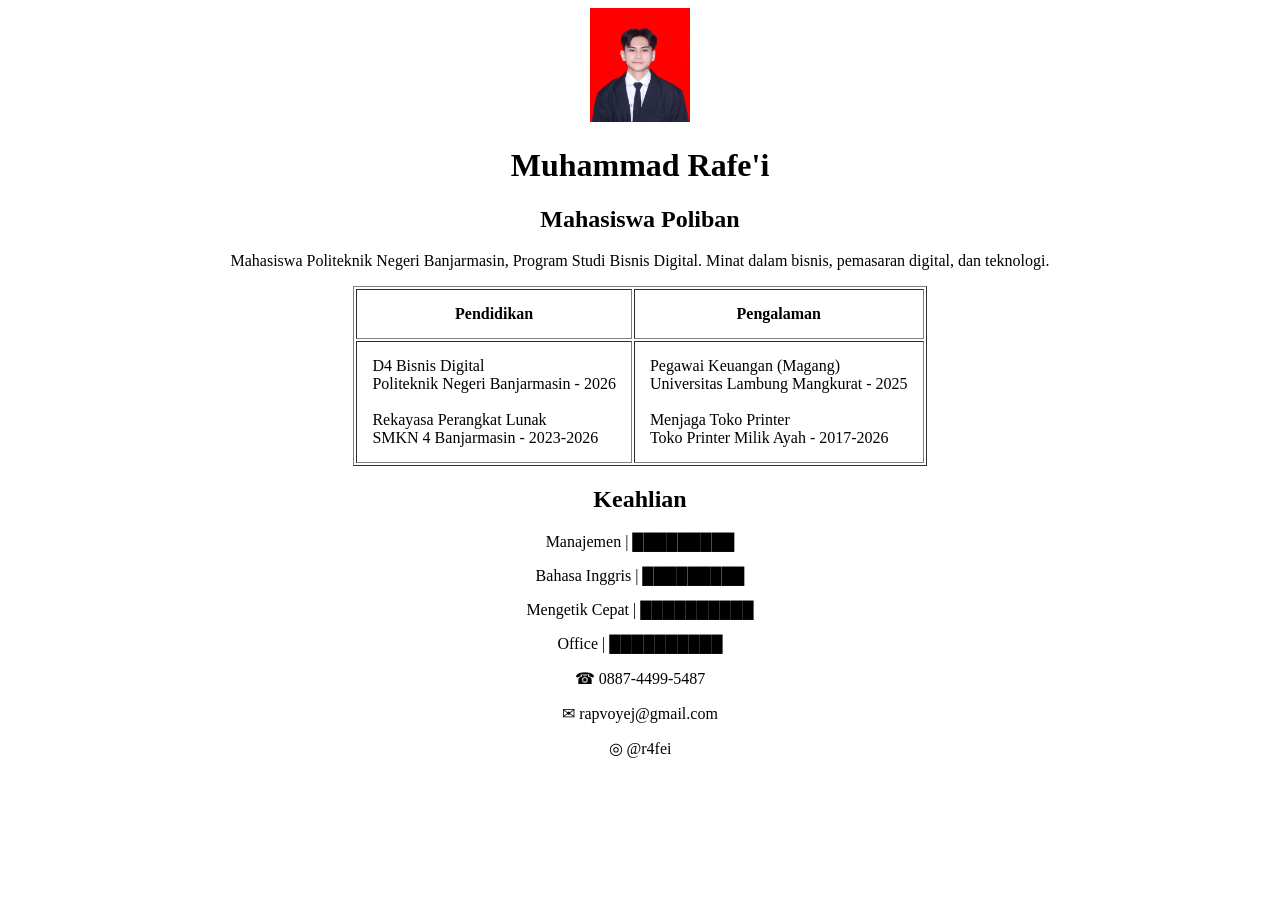
<file: index.html>
<!DOCTYPE html>
<html>

<body bgcolor="white" text="black">

  <center>
    <img src="foto.jpeg" width="100"><br>
    <h1>Muhammad Rafe'i</h1>

    <h2>Mahasiswa Poliban</h2>
    <p>
      Mahasiswa Politeknik Negeri Banjarmasin, Program Studi Bisnis Digital.
      Minat dalam bisnis, pemasaran digital, dan teknologi.
    </p>

    <table border="1" cellpadding="15">
      <tr>
        <th>Pendidikan</th>
        <th>Pengalaman</th>
      </tr>

      <tr>

        <td>
          D4 Bisnis Digital<br>
          Politeknik Negeri Banjarmasin - 2026<br><br>
          Rekayasa Perangkat Lunak<br>
          SMKN 4 Banjarmasin - 2023-2026
        </td>

        <td>
          Pegawai Keuangan (Magang)<br>
          Universitas Lambung Mangkurat - 2025<br><br>
          Menjaga Toko Printer<br>
          Toko Printer Milik Ayah - 2017-2026
        </td>

      </tr>
      
    </table>

    <h2>Keahlian</h2>
    <p>Manajemen | █████████</p>
    <p>Bahasa Inggris | █████████</p>
    <p>Mengetik Cepat | ██████████</p>
    <p>Office | ██████████</p>

    <p>☎ 0887-4499-5487</p>
    <p>✉ rapvoyej@gmail.com</p>
    <p>◎ @r4fei</p>

  </center>


</body>

</html>
</file>
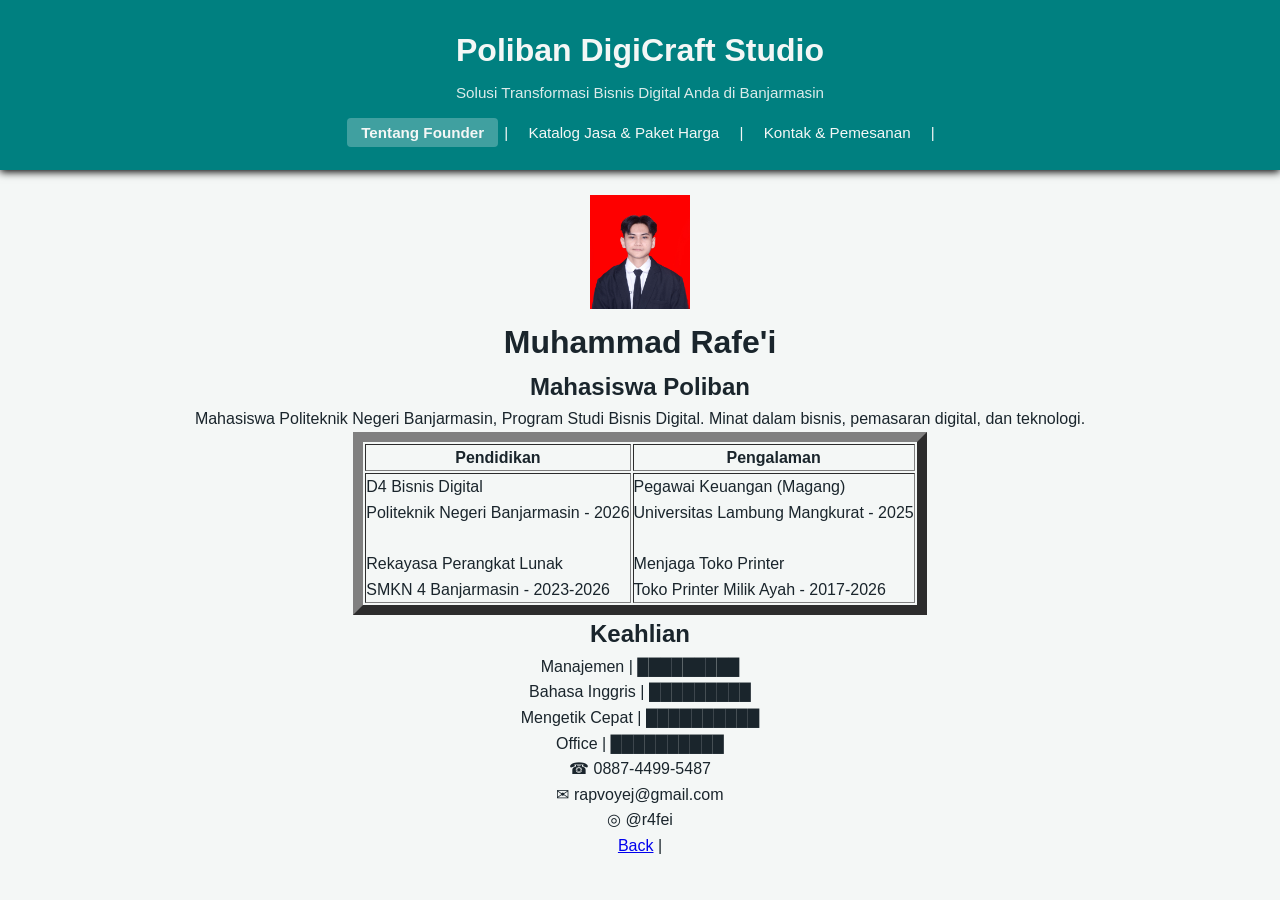
<file: biodata.html>
<!DOCTYPE html>
<html>

<head>
  <title>Tentang Fouunder</title>
  <link rel="stylesheet" href="style.css">
</head>

<body bgcolor="white" text="black">

   <header>
    <div class="container">
      <h1>Poliban DigiCraft Studio</h1>
      <p>Solusi Transformasi Bisnis Digital Anda di Banjarmasin</p>
      <nav>
        <a href="biodata.html" class="active">Tentang Founder</a> |
        <a href="produk.html" >Katalog Jasa & Paket Harga</a> |
        <a href="kontak.html">Kontak & Pemesanan</a> |
      </nav>
    </div>
  </header>

<br>

  <center>
    <img src="foto.jpeg" width="100"><br>

    
    <h1>Muhammad Rafe'i</h1>

    <h2>Mahasiswa Poliban</h2>
    <p>
      Mahasiswa Politeknik Negeri Banjarmasin, Program Studi Bisnis Digital.
      Minat dalam bisnis, pemasaran digital, dan teknologi.
    </p>

    <table border="10" cellpadding="15">
      <tr>
        <th>Pendidikan</th>
        <th>Pengalaman</th>
      </tr>

      <tr>

        <td>
          D4 Bisnis Digital<br>
        
          Politeknik Negeri Banjarmasin - 2026<br><br>
         
          Rekayasa Perangkat Lunak<br>
          SMKN 4 Banjarmasin - 2023-2026
        </td>

        <td>
          Pegawai Keuangan (Magang)<br>
          Universitas Lambung Mangkurat - 2025<br><br>
          Menjaga Toko Printer<br>
          Toko Printer Milik Ayah - 2017-2026
        </td>

      </tr>
      
    </table>

    <h2>Keahlian</h2>
    <p>Manajemen | █████████</p>
    <p>Bahasa Inggris | █████████</p>
    <p>Mengetik Cepat | ██████████</p>
    <p>Office | ██████████</p>

    <p>☎ 0887-4499-5487</p>
    <p>✉ rapvoyej@gmail.com</p>
    <p>◎ @r4fei</p>

   
      <a href="produk.html">Back</a> |

  </center>


</body>

</html>
</file>
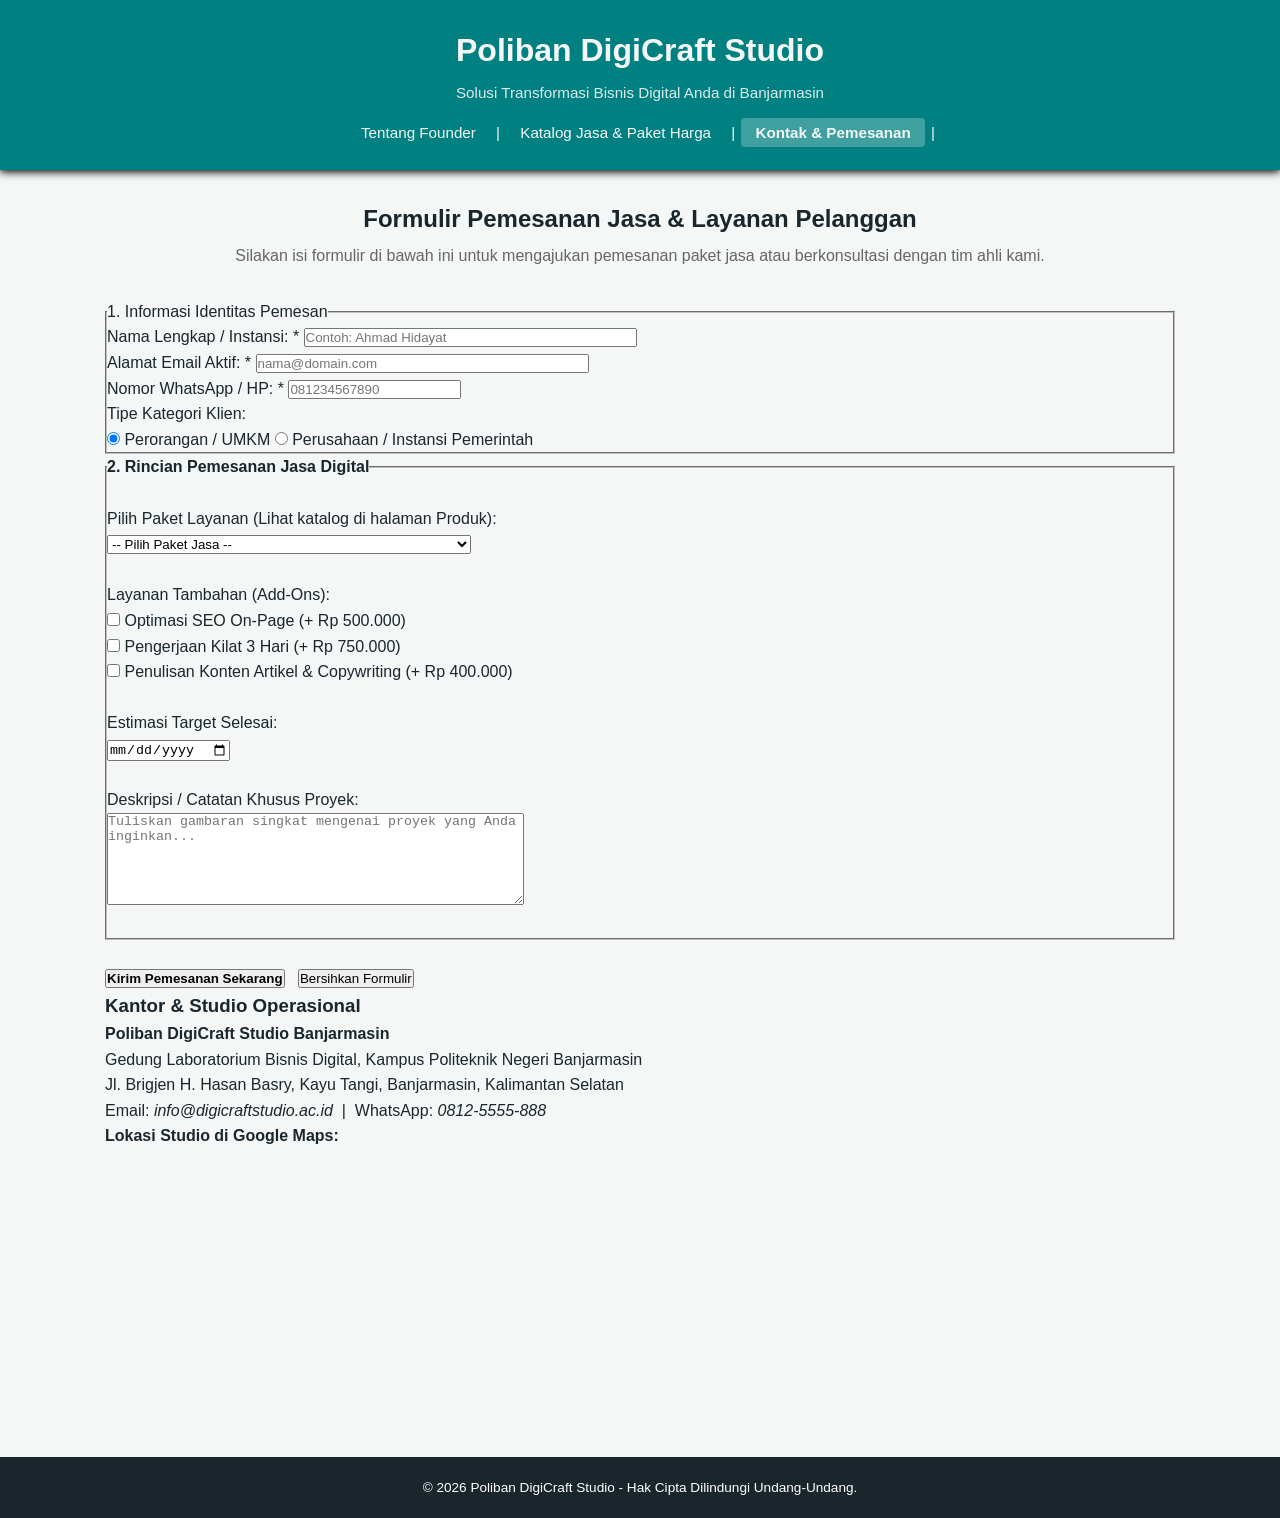
<file: kontak.html>
<!DOCTYPE html>
<html lang="id">

<head>
    <meta charset="UTF-8">
    <meta name="viewport" content="width=device-width, initial-scale=1.0">
    <title>Kontak & Pemesanan - Poliban DigiCraft Studio</title>
    <link rel="stylesheet" href="style.css">
</head>

<body>

    <!-- Header & Navigasi Utama Website -->
    <header>
        <div class="container">
            <h1>Poliban DigiCraft Studio</h1>
            <p>Solusi Transformasi Bisnis Digital Anda di Banjarmasin</p>
            <nav>
                <a href="biodata.html">Tentang Founder</a> |
                <a href="produk.html">Katalog Jasa & Paket Harga</a> |
                <a href="kontak.html" class="active">Kontak & Pemesanan</a> |
            </nav>
        </div>
    </header>
    <main class="container">
        <section class="section">
            <h2 class="section-title">Formulir Pemesanan Jasa & Layanan Pelanggan</h2>
            <p class="section-subtitle">
                Silakan isi formulir di bawah ini untuk mengajukan pemesanan paket
                jasa atau berkonsultasi dengan tim ahli kami.
            </p>

            <div class="contact-wrapper">
                <div class="contact-form-card">
                    <form action="#" method="POST">

                        <!-- Grup 1: Data Diri Pelanggan -->
                        <fieldset class="form-fieldset">
                            <legend>1. Informasi Identitas Pemesan</legend>
                            <div class="form-group">
                                <label for="nama_lengkap">
                                    Nama Lengkap / Instansi: <span class="required">*</span>

                                </label>
                                <input type="text" id="nama_lengkap" name="nama_lengkap"
                                    placeholder="Contoh: Ahmad Hidayat" size="40" required>
                            </div>

                            <div class="form-group">
                                <label for="email_pemesan">
                                    Alamat Email Aktif: <span class="required">*</span>
                                </label>
                                <input type="email" id="email_pemesan" name="email_pemesan"
                                    placeholder="nama@domain.com" size="40" required>
                            </div>

                            <div class="form-group">
                                <label for="no_whatsapp">
                                    Nomor WhatsApp / HP: <span class="required">*</span>
                                </label>

                                <input type="tel" id="no_whatsapp" name="no_whatsapp" placeholder="081234567890"
                                    required>
                            </div>

                            <div class="form-group">
                                <label>Tipe Kategori Klien:</label>
                                <div class="radio-group">
                                    <label class="inline-label">
                                        <input type="radio" id="kategori_personal" name="tipe_klien" value="Personal"
                                            checked> Perorangan / UMKM
                                    </label>
                                    <label class="inline-label">
                                        <input type="radio" id="kategori_korporat" name="tipe_klien" value="Korporat">
                                        Perusahaan / Instansi Pemerintah
                                    </label>
                                </div>
                            </div>
                        </fieldset>
                        <!-- Grup 2: Rincian Pemesanan -->
                        <fieldset>
                            <legend><b>2. Rincian Pemesanan Jasa Digital</b></legend>

                            <br>

                            <label for="pilih_paket">
                                Pilih Paket Layanan (Lihat katalog di halaman Produk):
                            </label>
                            <br>

                            <select id="pilih_paket" name="pilih_paket" required>
                                <option value="">
                                    -- Pilih Paket Jasa --
                                </option>

                                <option value="Silver">
                                    Paket Silver Branding (Rp 1.500.000)
                                </option>

                                <option value="Gold">
                                    Paket Gold Web Development (Rp 3.000.000)
                                </option>

                                <option value="Platinum">
                                    Paket Platinum Full Digital Transformation (Rp 5.000.000)
                                </option>

                                <option value="Custom">
                                    Konsultasi Custom Project
                                </option>
                            </select>

                            <br><br>

                            <label>Layanan Tambahan (Add-Ons):</label>
                            <br>

                            <input type="checkbox" id="addon_seo" name="addons[]" value="SEO Optimization">

                            <label for="addon_seo">
                                Optimasi SEO On-Page (+ Rp 500.000)
                            </label>

                            <br>

                            <input type="checkbox" id="addon_express" name="addons[]" value="Express Delivery">

                            <label for="addon_express">
                                Pengerjaan Kilat 3 Hari (+ Rp 750.000)
                            </label>

                            <br>

                            <input type="checkbox" id="addon_content" name="addons[]" value="Content Writing">

                            <label for="addon_content">
                                Penulisan Konten Artikel & Copywriting (+ Rp 400.000)
                            </label>

                            <br><br>

                            <label for="target_selesai">
                                Estimasi Target Selesai:
                            </label>
                            <br>

                            <input type="date" id="target_selesai" name="target_selesai">

                            <br><br>

                            <label for="detail_pesan">
                                Deskripsi / Catatan Khusus Proyek:
                            </label>
                            <br>

                            <textarea id="detail_pesan" name="detail_pesan" rows="6" cols="50"
                                placeholder="Tuliskan gambaran singkat mengenai proyek yang Anda inginkan..."></textarea>

                            <br><br>
                        </fieldset>

                        <br>

                        <!-- Tombol Aksi -->
                        <button type="submit">
                            <b>Kirim Pemesanan Sekarang</b>
                        </button>

                        &nbsp;

                        <button type="reset">
                            Bersihkan Formulir
                        </button>

                    </form>
                </div>
                <!-- Bagian Informasi Alamat & Peta Studio -->
                <h3>Kantor & Studio Operasional</h3>
                <p>
                    <b>Poliban DigiCraft Studio Banjarmasin</b><br>

                    Gedung Laboratorium Bisnis Digital,
                    Kampus Politeknik Negeri Banjarmasin<br>

                    Jl. Brigjen H. Hasan Basry, Kayu Tangi,
                    Banjarmasin, Kalimantan Selatan<br>

                    Email:
                    <i>info@digicraftstudio.ac.id</i>
                    &nbsp;|&nbsp;

                    WhatsApp:
                    <i>0812-5555-888</i>
                </p>

                <h4>Lokasi Studio di Google Maps:</h4>

                <iframe
                    src="https://maps.google.com/maps?q=Politeknik%20Negeri%20Banjarmasin&t=&z=15&ie=UTF8&iwloc=&output=embed"
                    width="100%" height="250" frameborder="0" style="border:0;" allowfullscreen=""></iframe>
            </div>
        </section>
    </main>


    <footer>
        <div class="container">
            <p>&copy; 2026 Poliban DigiCraft Studio - Hak Cipta Dilindungi Undang-Undang.</p>
        </div>
    </footer>
</body>

</html>
</file>
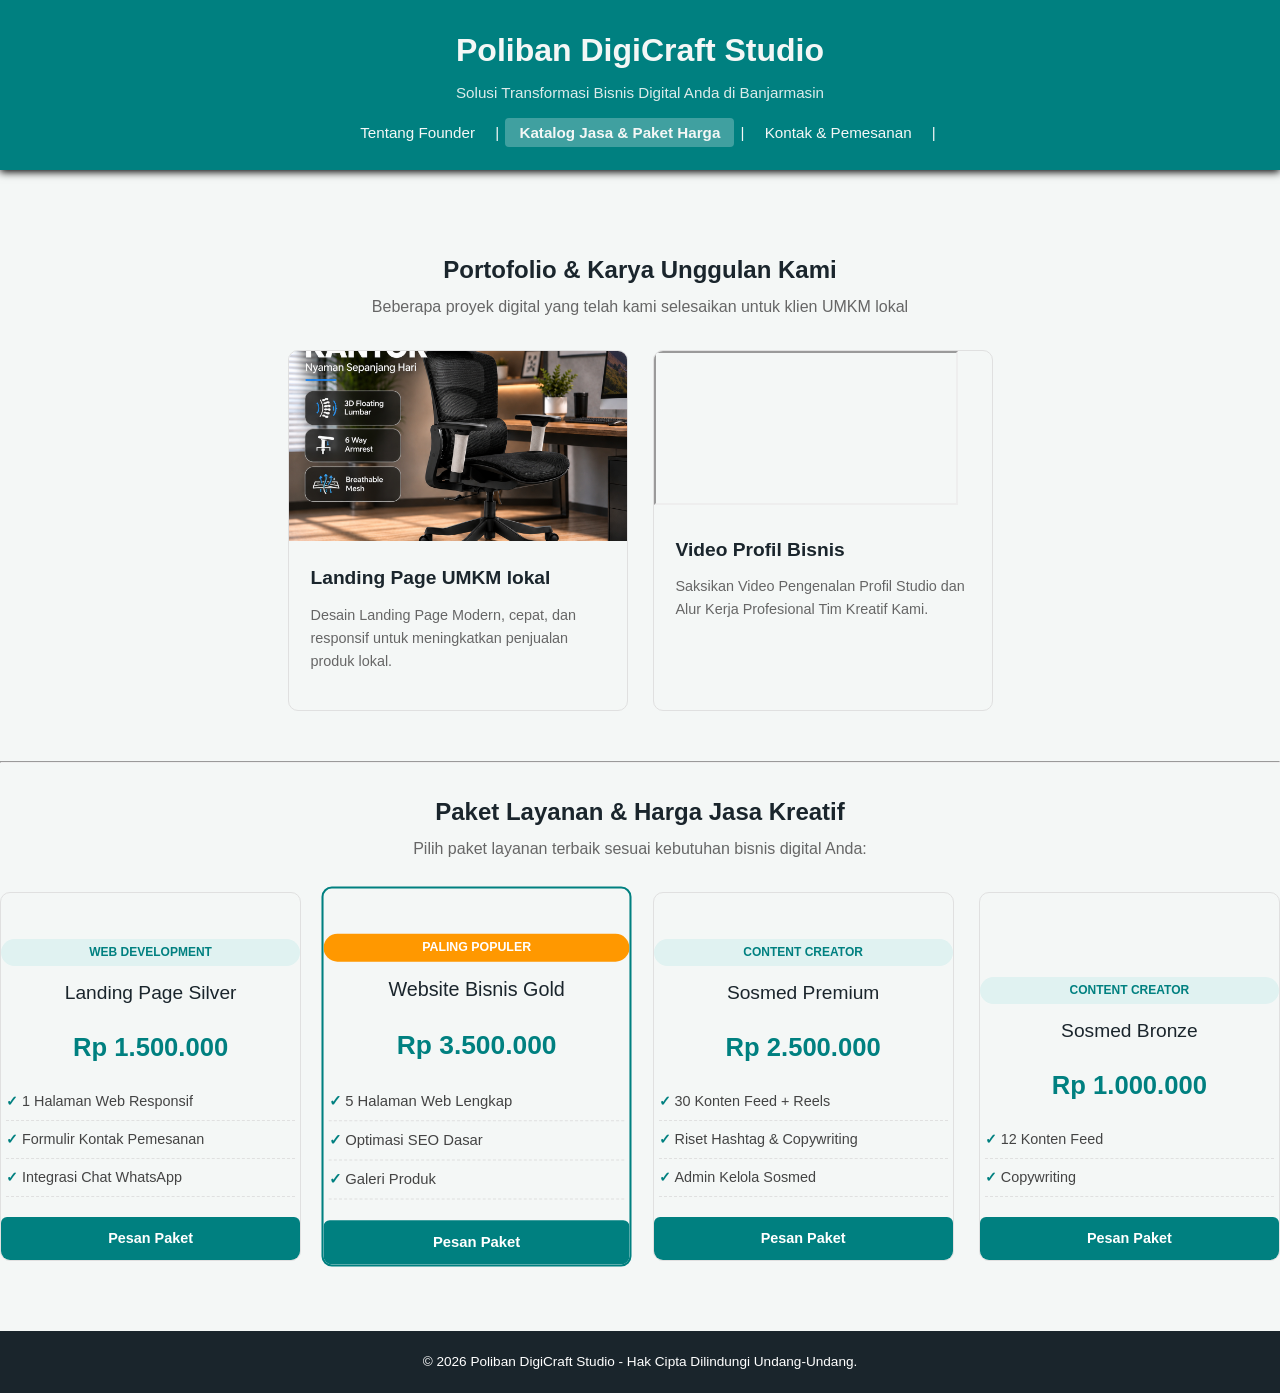
<file: produk.html>
<!DOCTYPE html>
<html lang="en">

<head>
  <meta charset="UTF-8">
  <meta name="viewport" content="width=device-width, initial-scale=1.0">
  <title>Katalog Produk & Portofolio - Poliban DigiCraft Studio</title>
  <link rel="stylesheet" href="style.css">
</head>

<body>

  <!-- Bagian Kepala Halaman (Header & Navigasi) -->
  <header>
    <div class="container">
      <h1>Poliban DigiCraft Studio</h1>
      <p>Solusi Transformasi Bisnis Digital Anda di Banjarmasin</p>
      <nav>
        <a href="biodata.html">Tentang Founder</a> |
        <a href="produk.html" class="active"><b>Katalog Jasa & Paket Harga</b></a> |
        <a href="kontak.html">Kontak & Pemesanan</a> |
      </nav>
    </div>
  </header>

  <main class="container">
    <section class="section">
      <br><br>  
      <h2 class="section-title">Portofolio & Karya Unggulan Kami</h2>
      <p class="section-subtitle">Beberapa proyek digital yang telah kami selesaikan untuk klien UMKM lokal</p>
      <div class="card-grid">
        <article class="card">
          <img src="kursi.png" alt="Produk 1" class="card-img">
          <div class="card-body">
            <h3 class="card-title">Landing Page UMKM lokal</h3>
            <p class="card-text">Desain Landing Page Modern, cepat, dan responsif untuk meningkatkan penjualan produk
              lokal.</p>
          </div>
        </article>
        <article class="card">
          <div class="video-conatiner">
            <iframe src="https://www.youtube.com/embed/UExds0bbfcw?si=t_ux7vf4W2ViiRP1" title="YouTube video player"
              allowfullscreen></iframe>
          </div>
          <div class="card-body">
            <h3 class="card-title">Video Profil Bisnis</h3>
            <p class="card-text">Saksikan Video Pengenalan Profil Studio dan Alur Kerja Profesional Tim Kreatif Kami.
            </p>
          </div>
        </article>
      </div>
    </section>
  </main>


  <hr>
  <section class="section">
    <h2 class="section-title">Paket Layanan & Harga Jasa Kreatif</h2>
    <p class="section-subtitle">Pilih paket layanan terbaik sesuai kebutuhan bisnis digital Anda:</p>

    <div class="card-grid">
      <article class="card pricing-card">
        <div class="card-body"></div>
        <span class="badge">Web Development</span>
        <div class="card-title">Landing Page Silver</div>
        <p class="card-price">Rp 1.500.000</p>
        <ul class="card-features">
          <li>1 Halaman Web Responsif</li>
          <li>Formulir Kontak Pemesanan</li>
          <li>Integrasi Chat WhatsApp</li>
        </ul>
        <a href="kontak.html" class="btn-primary">Pesan Paket</a>
   
    </article>
  
    

   
      <article class="card pricing-card featured">
        <div class="card-body"></div>
        <span class="badge badge-featured">Paling Populer</span>
        <div class="card-title">Website Bisnis Gold</div>
        <p class="card-price">Rp 3.500.000</p>
        <ul class="card-features">
          <li>5 Halaman Web Lengkap</li>
          <li>Optimasi SEO Dasar</li>
          <li>Galeri Produk</li>
        </ul>
        <a href="kontak.html" class="btn-primary">Pesan Paket</a>
  
    </article>
   
   

   
      <article class="card pricing-card">
        <div class="card-body"></div>
        <span class="badge">Content Creator</span>
        <div class="card-title">Sosmed Premium</div>
        <p class="card-price">Rp 2.500.000</p>
        <ul class="card-features">
          <li>30 Konten Feed + Reels</li>
          <li>Riset Hashtag & Copywriting</li>
          <li>Admin Kelola Sosmed</li>
        </ul>
        <a href="kontak.html" class="btn-primary">Pesan Paket</a>
 
    </article>
   

    

    
      <article class="card pricing-card">
        <div class="card-body"></div>
        <span class="badge">Content Creator</span>
        <div class="card-title">Sosmed Bronze</div>
        <p class="card-price">Rp 1.000.000</p>
        <ul class="card-features">
          <li>12 Konten Feed</li>
          <li>Copywriting</li>
        </ul>
        <a href="kontak.html" class="btn-primary">Pesan Paket</a>
    </article>
    </div>
  </section>

  <footer>
    <div class="container">
      <p>&copy; 2026 Poliban DigiCraft Studio - Hak Cipta Dilindungi Undang-Undang.</p>
  </footer>
  </div>
</body>

</html>
</file>
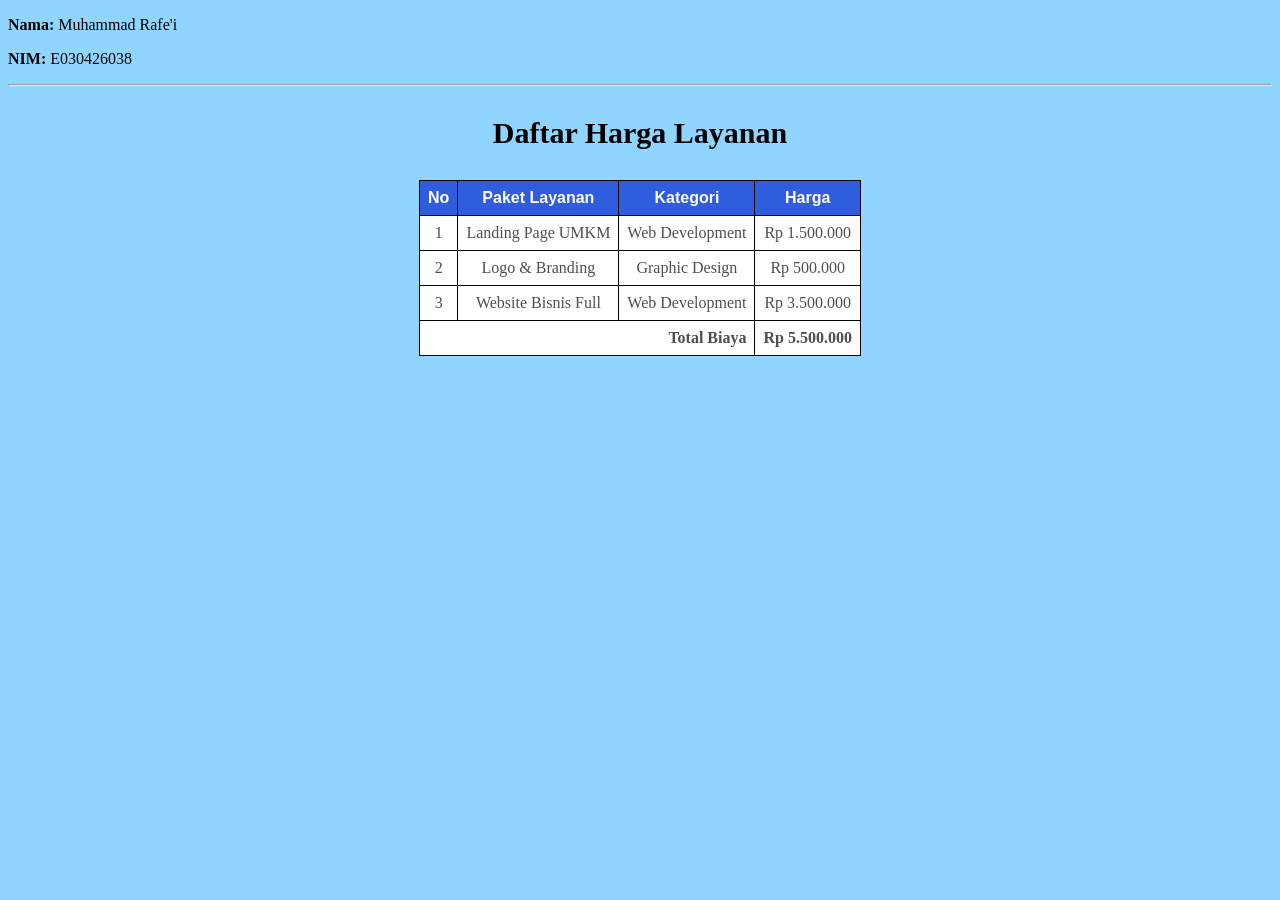
<file: kuis/kuis_css.html>
<!DOCTYPE html>
<html lang="en">

<head>
    <meta charset="UTF-8">
    <meta name="viewport" content="width=device-width, initial-scale=1.0">
    <title>Document</title>
    <style>

        body {
            background-color: #90D5FF;
        }

        th {
            background-color: #438D80;
            color: #FFFFFF;
            font-family: Helvetica;
        }

        h3 {
            font-size: 30px;
            text-align: center;
            color: #000001
        }

        tr {
            text-align: center;
            color: rgb(83, 78, 78)
        }

        table {
            background-color: white;
            margin: auto auto;
            border: 1px solid;
            border-collapse: collapse;
        }
        
        th,td {
            border: 1px solid;
            padding: 8px;
            border-color: black;
        }

        th {
            background-color: #305CDE;
            color: white;
            
        }

        .total {
            text-align: right;
            font-weight: bold;
        }

        .TotalHarga {
            font-weight: bold;
        }
    </style>
</head>

<body>

    <p><b>Nama:</b> Muhammad Rafe'i</p>
    <p><b>NIM:</b> E030426038</p>

    <hr>

    <h3>Daftar Harga Layanan</h3>
    <table>
        <tr>
            <th>No</th>
            <th>Paket Layanan</th>
            <th>Kategori</th>
            <th>Harga</th>
        </tr>
        <tr>
            <td>1</td>
            <td>Landing Page UMKM</td>
            <td>Web Development</td>
            <td>Rp 1.500.000</td>
        </tr>

        <tr>
            <td>2</td>
            <td>Logo & Branding</td>
            <td>Graphic Design</td>
            <td>Rp 500.000</td>
        </tr>

        <tr>
            <td>3</td>
            <td>Website Bisnis Full</td>
            <td>Web Development</td>
            <td>Rp 3.500.000</td>
        </tr>

        <tr>
            <td colspan="3" class="total">Total Biaya</td>
            <td class="TotalHarga">Rp 5.500.000</td>
        </tr>

    </table>
</body>

</html>
</file>
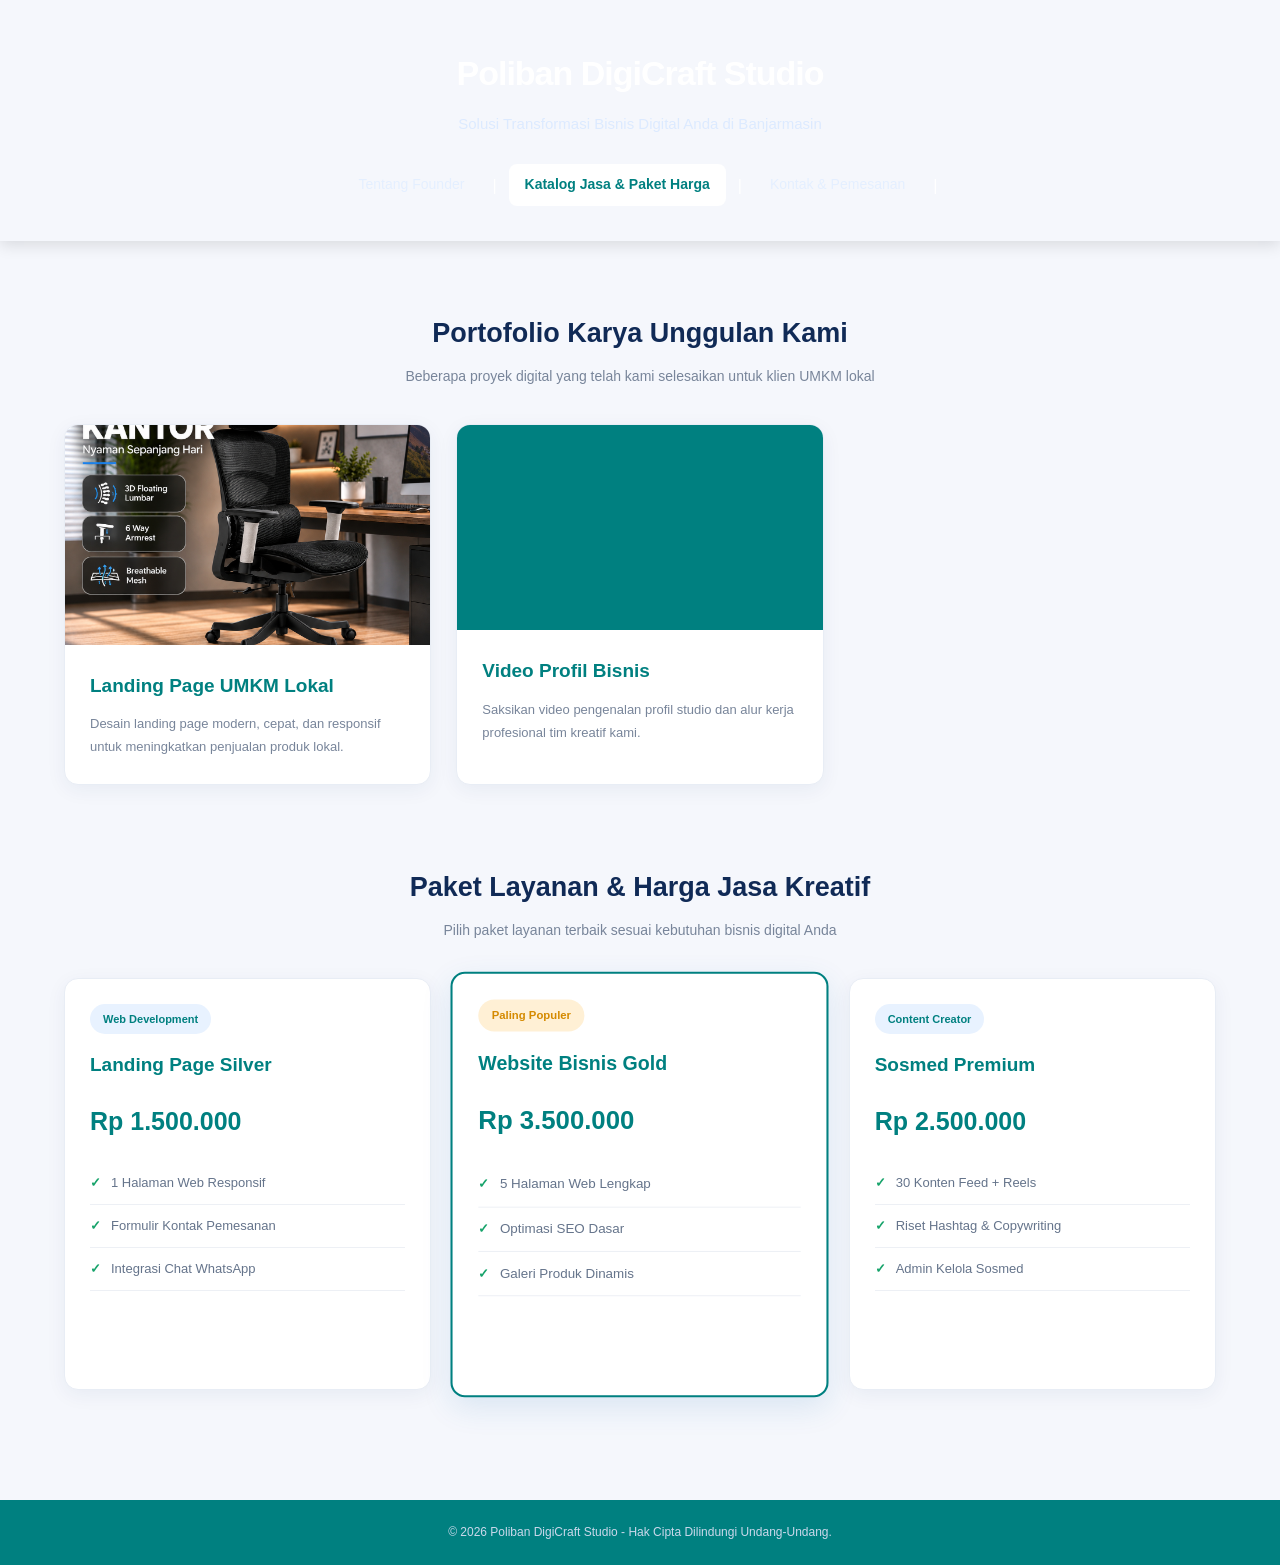
<file: testing/produktest.html>
<!DOCTYPE html>
<html lang="id">

<head>
    <meta charset="UTF-8">
    <meta name="viewport" content="width=device-width, initial-scale=1.0">
    <title>Katalog Jasa & Portofolio - Poliban DigiCraft Studio</title>
    <!-- 1. MENGHUBUNGKAN EXTERNAL CSS GLOBAL -->
    <link rel="stylesheet" href="styleproduktest.css">
</head>

<body>
    <!-- BAGIAN HEADER & NAVIGASI GLOBAL -->
    <header>
        <div class="container">
            <h1>Poliban DigiCraft Studio</h1>
            <p>Solusi Transformasi Bisnis Digital Anda di Banjarmasin</p>
            <nav>
                <a href="biodata.html">Tentang Founder</a> |
                <a href="produk.html" class="active"><b>Katalog Jasa & Paket Harga</b></a> |
                <a href="kontak.html">Kontak & Pemesanan</a> |
            </nav>
        </div>
    </header>

    <main class="container">
        <!-- SEKSI PORTOFOLIO UTAMA (CARD LAYOUT) -->
        <section class="section">
            <h2 class="section-title">Portofolio Karya Unggulan Kami</h2>
            <p class="section-subtitle">Beberapa proyek digital yang telah kami selesaikan untuk klien UMKM lokal</p>

            <div class="card-grid">
                <!-- Kartu Portofolio 1 -->
                <article class="card">
                    <img src="kursi.png" alt="Mockup Desain Landing Page Agensi" class="card-img">
                    <div class="card-body">
                        <h3 class="card-title">Landing Page UMKM Lokal</h3>
                        <p class="card-text">Desain landing page modern, cepat,
                            dan responsif untuk meningkatkan penjualan produk lokal.</p>
                    </div>
                </article>

                <!-- Kartu Portofolio 2 (Video Profile) -->
                <article class="card">
                    <div class="video-container">
                        <iframe src="https://www.youtube.com/embed/UExds0bbfcw?si=t_ux7vf4W2ViiRP1"
                            title="YouTube video player" allowfullscreen></iframe>
                    </div>
                    <div class="card-body">
                        <h3 class="card-title">Video Profil Bisnis</h3>
                        <p class="card-text">Saksikan video pengenalan profil studio
                            dan alur kerja profesional tim kreatif kami.</p>
                    </div>
                </article>
            </div>
        </section>

        <!-- SEKSI KATALOG PAKET LAYANAN (PRICING CARDS) -->
        <section class="section">
            <h2 class="section-title">Paket Layanan & Harga Jasa Kreatif</h2>
            <p class="section-subtitle">Pilih paket layanan terbaik sesuai kebutuhan bisnis digital Anda</p>

            <div class="card-grid">
                <!-- Paket 1: Landing Page Silver -->
                <article class="card pricing-card">
                    <div class="card-body">
                        <span class="badge">Web Development</span>
                        <h3 class="card-title">Landing Page Silver</h3>
                        <p class="card-price">Rp 1.500.000</p>
                        <ul class="card-features">
                            <li>1 Halaman Web Responsif</li>
                            <li>Formulir Kontak Pemesanan</li>
                            <li>Integrasi Chat WhatsApp</li>
                        </ul>
                        <a href="kontak.html" class="btn-primary">Pesan Paket</a>
                    </div>
                </article>

                <!-- Paket 2: Website Bisnis Gold -->
                <article class="card pricing-card featured">
                    <div class="card-body">
                        <span class="badge badge-featured">Paling Populer</span>
                        <h3 class="card-title">Website Bisnis Gold</h3>
                        <p class="card-price">Rp 3.500.000</p>
                        <ul class="card-features">
                            <li>5 Halaman Web Lengkap</li>
                            <li>Optimasi SEO Dasar</li>
                            <li>Galeri Produk Dinamis</li>
                        </ul>
                        <a href="kontak.html" class="btn-primary">Pesan Paket</a>
                    </div>
                </article>

                <!-- Paket 3: Sosmed Premium -->
                <article class="card pricing-card">
                    <div class="card-body">
                        <span class="badge">Content Creator</span>
                        <h3 class="card-title">Sosmed Premium</h3>
                        <p class="card-price">Rp 2.500.000</p>
                        <ul class="card-features">
                            <li>30 Konten Feed + Reels</li>
                            <li>Riset Hashtag & Copywriting</li>
                            <li>Admin Kelola Sosmed</li>
                        </ul>
                        <a href="kontak.html" class="btn-primary">Pesan Paket</a>
                    </div>
                </article>
            </div>
        </section>
    </main>

    <!-- FOOTER GLOBAL -->
    <footer>
        <div class="container">
            <p>&copy; 2026 Poliban DigiCraft Studio - Hak Cipta Dilindungi Undang-Undang.</p>
        </div>
    </footer>
</body>

</html>
</file>
<file: style.css>
/* 1. variable */
:root {
    --primary-color: #008080;
    --primary-dark: #005A5A;
    --secondary-color: #1A252C;
    --accent-color: #FF9800;
    --bg-light: #F4F7F6;
    --white: #FFFFFF;
    --text-muted: #666666;
    --border-color: #E0E0E0;
    --shadow-soft: 0 4px 12px rgba (0, 0, 0, 0.8);
    --shadow-hover: 0 8px 24px rgba(0, 0, 0, 0.15);
    --transition-fast: all 0.3s ease;
}

/* 2. CSS RESET */
* {
    margin: 0;
    padding: 0;
    box-sizing: border-box;
}

body {
    font-family: Segoe UI, Tahoma, Geneva, Verdana, sans-serif;
    line-height: 1.6;
    color: var(--secondary-color);
    background-color: var(--bg-light);
}

/* 3. LAYOUT CONTAINER */
.container {
    width: 90%;
    max-width: 1100px;
    margin: 0 auto;
    padding: 0 15px;
}

/* 4. HEADER DAN NAVIGASI */
header {
    background-color: var(--primary-color);
    color: var(--bg-light);
    padding: 25px 0;
    text-align: center;
    box-shadow: 0 2px 8px rgba(0, 0, 0, 1);
}

header h1 {
    font-size: 2rem;
    margin-bottom: 5px;
}

header p {
    font-size: 0.95rem;
    opacity: 0.9;
    margin-bottom: 15px;
}

nav {
    margin-top: 10px;
    font-size: 0.95rem;
}

nav a {
    color: var(--bg-light);
    text-decoration: none;
    padding: 6px 14px;
    margin: 0 2px;
    border-radius: 4px;
    transition: var(--transition-fast);
}

nav a:hover,
nav a.active {
    background-color: rgba(255, 255, 255, 0.25);
    font-weight: bold;
}

main {
    padding: 40px 0;

}

.section {
    margin-bottom: 50px;
}

.section-title {
    margin-top: 30px;
    text-align: center;
    font-size: 1, 8;
    color: var(--secondary-color);
    margin-bottom: 5px;
}

.section-subtitle {
    text-align: center;
    color: var(--text-muted);
    font-size: 0, 95rem;
    margin-bottom: 30px;
}

/* 6. CARD GRID */
.card-grid {
    display: flex;
    flex-wrap: wrap;
    gap: 25px;
    justify-content: center;
}

.pricing-container {
    display: grid;
    grid-template-columns: repeat(2, 1fr);
    gap: 20px;
    max-width: 900px;
    margin: 0 auto;
    padding: 20px;
}

/* 7. CARD COMPONENT */
.card {
    background-color: var(--bg-light);
    border-radius: 10px;
    box-shadow: var(--shadow-soft);
    overflow: hidden;
    flex: 1 1 300px;
    max-width: 340px;
    display: flex;
    flex-direction: column;
    transition: var(--transition-fast);
    border: 1px solid var(--border-color);
}

.card:hover {
    transform: translateY(-8px);
    box-shadow: var(--shadow-hover);
}

.card-img {
    width: 100%;
    height: 190px;
    object-fit: cover;
}

.card-body {
    padding: 22px;
    display: flex;
    flex-direction: column;
    flex-grow: 1;
}

.card-title {
    font-size: 1.2rem;
    color: var(--secondary-color);
    margin-bottom: 10px;
}

.card-text {
    font-size: 0.9rem;
    color: var(--text-muted);
    margin-bottom: 15px;
}

/* 8. Video */
.video-container {
    position: relative;
    padding-bottom: 56.25%;
    height: 0;
    overflow: hidden;
    background-color: #000001;
}

.video-container iframe {
    position: absolute;
    top: 0;
    left: 0;
    width: 100%;
    height: 100%;
    border: 0;
}

/* 9. Pricing dan Badge */


.pricing-card {
    text-align: center;
    position: relative;
    margin-bottom: 20px;
}

.pricing-card.featured {
    border : 2px solid var(--primary-color);
    transform: scale(1.03);
}

.pricing-card.featured:hover {
    transform: scale(1.03) translateY(-8px);
}

.badge {
    display: inline-block;
    padding: 4px 12px;
    font-size: 0.75rem;
    font-weight: bold;
    text-transform: uppercase;
    background-color: #E0F2F1;
    color: var(--primary-color);
    border-radius: 20px;
    margin-bottom: 12px;
}

.badge-featured {
    background-color: var(--accent-color);
    color: var(--white);
}

.card-price {
    font-size: 1.6rem;
    font-weight: bold;
    color: var(--primary-color);
    margin: 8px 0 15px 0;
}

.card-features {
    list-style: none;
    margin-bottom: 20px;
    text-align: left;
    padding: 0 5px;
}

.card-features li {
    font-size: 0.9rem;
    padding: 7px 0;
    border-bottom: 1px dashed var(--border-color);
    color: #444;
}

.card-features li::before {
content: "✓ ";
color: var(--primary-color);
font-weight: bold;
}

/* 10. Buttons */
.btn-primary {
    display: inline-block;
    background-color: var(--primary-color);
    color: var(--white);
    padding: 10px 20px;
    text-decoration: none;
    border-radius: 6px;
    font-weight: bold;
    font-size: 0.9rem;
    text-align: center;
    margin-top: auto;
    transition: var(--transition-fast);
}

.btn-primary:hover {
    background-color: var(--primary-dark);
}

/* 11. Footer */
footer {
    background-color: var(--secondary-color);
    color: var(--white);
    text-align: center;
    padding: 20px 0;
    margin-top: 40px;
    font-size: 0.85rem;
}
</file>
<file: testing/styleproduktest.css>
/* =========================================
   GLOBAL STYLE
========================================= */
@import url('https://fonts.googleapis.com/css2?family=Poppins:wght@400;500;600;700;800&display=swap');

* {
    margin: 0;
    padding: 0;
    box-sizing: border-box;
}

html {
    scroll-behavior: smooth;
}

body {
    font-family: Segoe UI, Tahoma, Geneva, Verdana, sans-serif;
    background-color: #f5f7fc;
    color: #263247;
    line-height: 1.7;
}

.container {
    width: 90%;
    max-width: 1200px;
    margin: auto;
}

/* =========================================
   HEADER & NAVIGATION
========================================= */
header {
    background: linear-gradient(135deg, #008080);
    color: white;
    text-align: center;
    padding: 45px 0 35px;
    box-shadow: 0 4px 15px rgba(0, 0, 0, 0.12);
}

header h1 {
    font-size: 34px;
    font-weight: 800;
    letter-spacing: -1px;
    margin-bottom: 8px;
}

header p {
    font-size: 15px;
    color: #dceaff;
    margin-bottom: 28px;
}

nav {
    display: flex;
    justify-content: center;
    align-items: center;
    flex-wrap: wrap;
    gap: 12px;
}

nav a {
    color: #e4efff;
    text-decoration: none;
    font-size: 14px;
    font-weight: 500;
    padding: 9px 16px;
    border-radius: 8px;
    transition: 0.3s ease;
}

nav a:hover {
    background-color: rgba(255, 255, 255, 0.15);
    color: white;
}

nav a.active {
    background-color: white;
    color: #008080;
    font-weight: 700;
}

/* =========================================
   MAIN SECTION
========================================= */
main {
    padding-top: 30px;
    padding-bottom: 50px;
}

.section {
    padding: 40px 0;
}

.section-title {
    font-size: 27px;
    font-weight: 700;
    color: #102a56;
    text-align: center;
    margin-bottom: 8px;
}

.section-subtitle {
    font-size: 14px;
    color: #78859a;
    text-align: center;
    margin-bottom: 35px;
}

/* =========================================
   CARD GRID
========================================= */
.card-grid {
    display: grid;
    grid-template-columns: repeat(3, 1fr);
    gap: 25px;
    align-items: stretch;
}

/* =========================================
   CARD
========================================= */
.card {
    background-color: white;
    border-radius: 14px;
    overflow: hidden;
    border: 1px solid #e8edf5;
    box-shadow: 0 5px 20px rgba(25, 55, 100, 0.06);
    transition: transform 0.3s ease, box-shadow 0.3s ease;
}

.card:hover {
    transform: translateY(-7px);
    box-shadow: 0 12px 30px rgba(25, 55, 100, 0.12);
}

.card-img {
    width: 100%;
    height: 220px;
    object-fit: cover;
    display: block;
}

.card-body {
    padding: 25px;
}

.card-title {
    font-size: 19px;
    font-weight: 700;
    color: #008080;
    margin-bottom: 10px;
}

.card-text {
    font-size: 13px;
    color: #78859a;
    line-height: 1.8;
}

/* =========================================
   VIDEO CONTAINER
========================================= */
.video-container {
    width: 100%;
    aspect-ratio: 16 / 9;
    background-color: #008080;
}

.video-container iframe {
    width: 100%;
    height: 100%;
    border: none;
    display: block;
}

/* =========================================
   PRICING CARD
========================================= */
.pricing-card {
    position: relative;
    display: flex;
    flex-direction: column;
}

.pricing-card .card-body {
    display: flex;
    flex-direction: column;
    flex: 1;
    align-items: flex-start;
}

.badge {
    display: inline-block;
    background-color: #e8f2ff;
    color: #008080;
    font-size: 11px;
    font-weight: 700;
    padding: 6px 13px;
    border-radius: 30px;
    margin-bottom: 15px;
}

.badge-featured {
    background-color: #fff0d5;
    color: #d58a00;
}

.card-price {
    font-size: 25px;
    font-weight: 800;
    color: #008080;
    margin: 8px 0 20px;
}

.card-features {
    list-style: none;
    width: 100%;
    margin-bottom: 25px;
}

.card-features li {
    font-size: 13px;
    color: #65748b;
    padding: 10px 0;
    border-bottom: 1px solid #edf0f5;
}

.card-features li::before {
    content: "✓";
    color: #16a36a;
    font-weight: 700;
    margin-right: 10px;
}

/* =========================================
   FEATURED CARD
========================================= */
.pricing-card.featured {
    border: 2px solid #008080;
    box-shadow: 0 10px 30px rgba(23, 105, 170, 0.12);
    transform: scale(1.03);
}

.pricing-card.featured:hover {
    transform: scale(1.03) translateY(-7px);
}

/* =========================================
   BUTTON
========================================= */
.btn-primary {
    display: inline-block;
    width: 100%;
    text-align: center;
    text-decoration: none;
    background: linear-gradient(135deg, #008080);
    color: white;
    font-size: 13px;
    font-weight: 600;
    padding: 12px 20px;
    border-radius: 8px;
    margin-top: auto;
    transition: 0.3s ease;
}

.btn-primary:hover {
    background: linear-gradient(135deg,#008080);
    box-shadow: 0 5px 15px rgba(23, 105, 170, 0.25);
}

/* =========================================
   FOOTER
========================================= */
footer {
    background-color: #008080;
    color: #cbd8eb;
    text-align: center;
    padding: 22px 0;
    font-size: 12px;
    margin-top: 20px;
}

/* =========================================
   RESPONSIVE TABLET
========================================= */
@media (max-width: 900px) {
    .card-grid {
        grid-template-columns: repeat(2, 1fr);
    }

    .pricing-card.featured {
        transform: none;
    }

    .pricing-card.featured:hover {
        transform: translateY(-7px);
    }
}

/* =========================================
   RESPONSIVE MOBILE
========================================= */
@media (max-width: 600px) {
    .container {
        width: 92%;
    }

    header {
        padding: 35px 0 28px;
    }

    header h1 {
        font-size: 25px;
    }

    header p {
        font-size: 12px;
    }

    nav {
        gap: 5px;
    }

    nav a {
        font-size: 11px;
        padding: 8px 10px;
    }

    .section {
        padding: 25px 0;
    }

    .section-title {
        font-size: 21px;
    }

    .section-subtitle {
        font-size: 12px;
        margin-bottom: 25px;
    }

    .card-grid {
        grid-template-columns: 1fr;
        gap: 20px;
    }

    .card-img {
        height: 200px;
    }

    .card-body {
        padding: 20px;
    }

    .card-title {
        font-size: 17px;
    }

    .card-price {
        font-size: 23px;
    }

    footer {
        font-size: 10px;
        padding: 18px 10px;
    }
}
</file>
